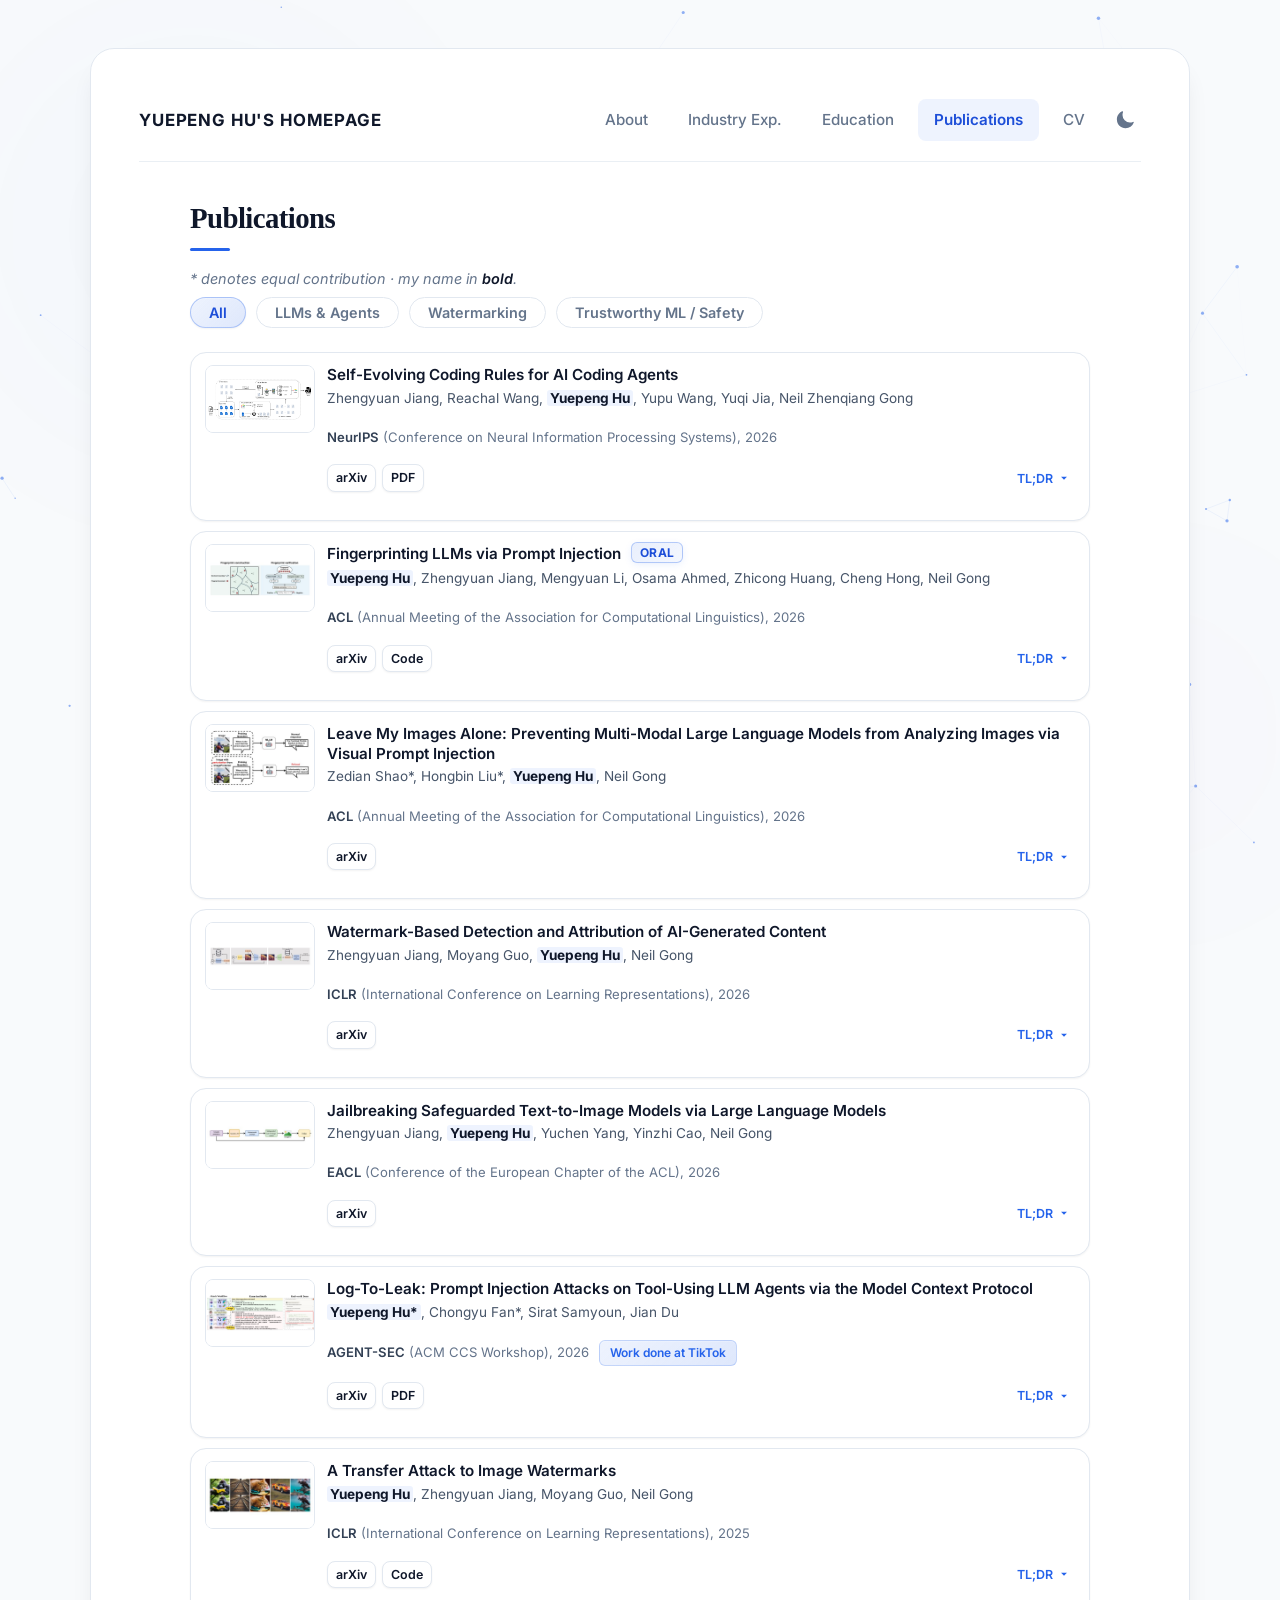
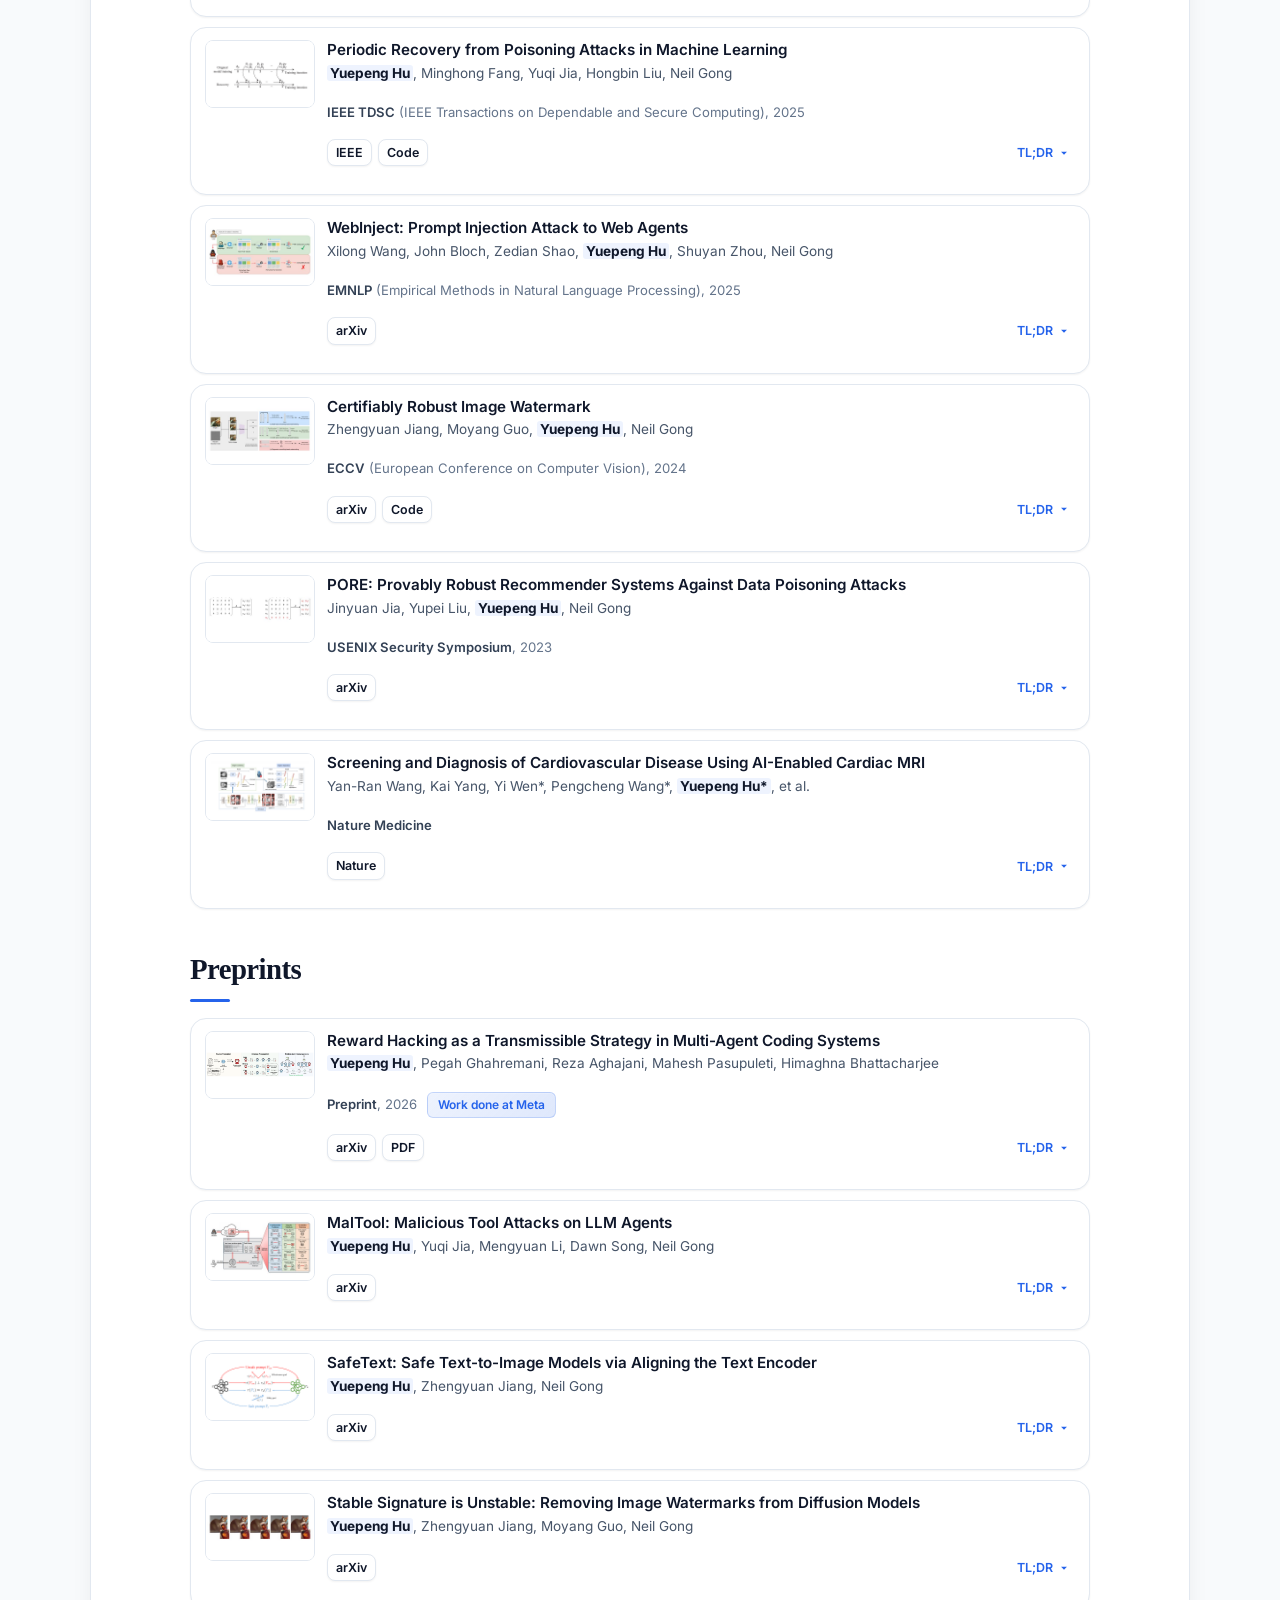
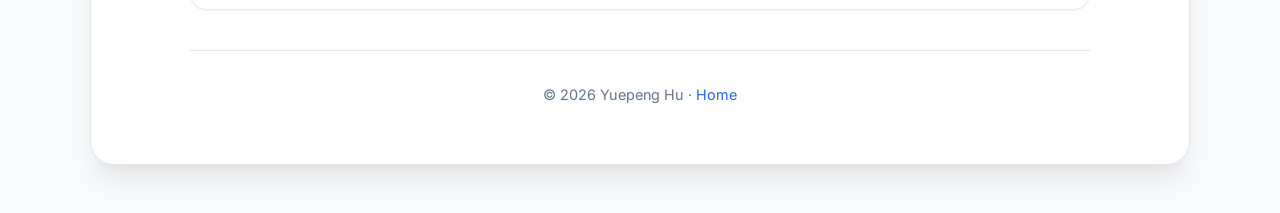
<file: publications.html>
<!doctype html>
<html lang="en">
<head>
  <meta charset="utf-8" />
  <meta name="viewport" content="width=device-width, initial-scale=1" />

  <title>Publications — Yuepeng Hu</title>
  <meta name="description" content="Full list of publications and preprints by Yuepeng Hu, Ph.D. candidate at Duke University working on AI security, LLM agents, and watermarking." />
  <meta name="theme-color" content="#1e293b" />
  <link rel="canonical" href="https://hifi-hyp.github.io/publications.html" />

  <meta property="og:type" content="website" />
  <meta property="og:site_name" content="Yuepeng Hu" />
  <meta property="og:title" content="Publications — Yuepeng Hu" />
  <meta property="og:description" content="Full list of publications and preprints by Yuepeng Hu — AI security, LLM agents, prompt injection, and watermarking." />
  <meta property="og:url" content="https://hifi-hyp.github.io/publications.html" />
  <meta property="og:image" content="https://hifi-hyp.github.io/assets/og-image.png" />
  <meta name="twitter:card" content="summary_large_image" />
  <meta name="twitter:image" content="https://hifi-hyp.github.io/assets/og-image.png" />

  <link rel="icon" href="data:image/svg+xml,%3Csvg%20xmlns%3D%22http%3A//www.w3.org/2000/svg%22%20viewBox%3D%220%200%20100%20100%22%3E%0A%20%20%3C%21--%20Removed%20background%20circle%20--%3E%0A%20%20%0A%20%20%3C%21--%20Perfect%20Symmetrical%20Lines%20%28Length%20%3D%2035%29%20--%3E%0A%20%20%3Cline%20x1%3D%2219.7%22%20y1%3D%2232.5%22%20x2%3D%2250%22%20y2%3D%2250%22%20stroke%3D%22%233b82f6%22%20stroke-width%3D%2212%22%20stroke-linecap%3D%22round%22/%3E%0A%20%20%3Cline%20x1%3D%2280.3%22%20y1%3D%2232.5%22%20x2%3D%2250%22%20y2%3D%2250%22%20stroke%3D%22%233b82f6%22%20stroke-width%3D%2212%22%20stroke-linecap%3D%22round%22/%3E%0A%20%20%3Cline%20x1%3D%2250%22%20y1%3D%2250%22%20x2%3D%2250%22%20y2%3D%2285%22%20stroke%3D%22%233b82f6%22%20stroke-width%3D%2212%22%20stroke-linecap%3D%22round%22/%3E%0A%20%20%0A%20%20%3C%21--%20Outer%20Nodes%20--%3E%0A%20%20%3Ccircle%20cx%3D%2219.7%22%20cy%3D%2232.5%22%20r%3D%2214%22%20fill%3D%22%230f172a%22/%3E%0A%20%20%3Ccircle%20cx%3D%2280.3%22%20cy%3D%2232.5%22%20r%3D%2214%22%20fill%3D%22%230f172a%22/%3E%0A%20%20%3Ccircle%20cx%3D%2250%22%20cy%3D%2285%22%20r%3D%2214%22%20fill%3D%22%230f172a%22/%3E%0A%20%20%0A%20%20%3C%21--%20Perfect%20Center%20Node%20--%3E%0A%20%20%3Ccircle%20cx%3D%2250%22%20cy%3D%2250%22%20r%3D%2214%22%20fill%3D%22%232563eb%22/%3E%0A%3C/svg%3E" type="image/svg+xml" />
  <link rel="apple-touch-icon" href="assets/apple-touch-icon.png" />

  <link rel="preconnect" href="https://fonts.googleapis.com" />
  <link rel="preconnect" href="https://fonts.gstatic.com" crossorigin />
  <link href="https://fonts.googleapis.com/css2?family=Inter:wght@400;500;600;700&display=swap" rel="stylesheet" />

  <link rel="stylesheet" href="styles.css" />

  <!-- Theme script (prevent FOUC) -->
  <script>
    (function() {
      const savedTheme = localStorage.getItem('theme');
      if (savedTheme) document.documentElement.setAttribute('data-theme', savedTheme);
      else if (window.matchMedia('(prefers-color-scheme: dark)').matches) document.documentElement.setAttribute('data-theme', 'dark');
    })();
  </script>
</head>


<body>
  <div class="page">

    <header class="topbar">
      <a class="brand" href="index.html">Yuepeng Hu's Homepage</a>
      <nav class="topnav" aria-label="Sections">
        <a href="index.html#about">About</a>
        <a href="index.html#experience">Industry Exp.</a>
        <a href="index.html#education">Education</a>
        <a href="publications.html" class="active">Publications</a>
        
        <a href="assets/cv.pdf?v=1783834702" target="_blank" rel="noopener noreferrer" title="View/Download CV">CV</a>
        <button class="theme-toggle" aria-label="Toggle theme" title="Toggle theme">
          <svg class="sun-icon" viewBox="0 0 24 24"><path d="M12 2.25a.75.75 0 01.75.75v2.25a.75.75 0 01-1.5 0V3a.75.75 0 01.75-.75zM7.5 12a4.5 4.5 0 119 0 4.5 4.5 0 01-9 0zM18.894 6.166a.75.75 0 00-1.06-1.06l-1.591 1.59a.75.75 0 101.06 1.061l1.591-1.59zM21.75 12a.75.75 0 01-.75.75h-2.25a.75.75 0 010-1.5H21a.75.75 0 01.75.75zM17.834 18.894a.75.75 0 001.06-1.06l-1.59-1.591a.75.75 0 10-1.061 1.06l1.59 1.591zM12 18.75a.75.75 0 01.75.75V21a.75.75 0 01-1.5 0v-2.25a.75.75 0 01.75-.75zM6.166 17.834a.75.75 0 001.06 1.06l1.591-1.59a.75.75 0 10-1.06-1.061l-1.591 1.59zM4.5 12a.75.75 0 01-.75.75H1.5a.75.75 0 010-1.5h2.25a.75.75 0 01.75.75zM6.166 6.166a.75.75 0 010 1.06l-1.59 1.591a.75.75 0 11-1.061-1.06l1.59-1.591a.75.75 0 011.06 0z" /></svg>
          <svg class="moon-icon" viewBox="0 0 24 24"><path d="M9.528 1.718a.75.75 0 01.162.819A8.97 8.97 0 009 6a9 9 0 009 9 8.97 8.97 0 003.463-.69.75.75 0 01.981.98 10.503 10.503 0 01-9.694 6.46c-5.799 0-10.5-4.701-10.5-10.5 0-4.368 2.667-8.112 6.46-9.694a.75.75 0 01.818.162z" /></svg>
        </button>

      </nav>
    </header>

    <main class="content pub-page">
      <section class="section">
        <h2>Publications</h2>
        <p class="hint"><em>* denotes equal contribution &middot; my name in <strong>bold</strong>.</em></p>

        
          <div class="pub-filters">
            <button class="filter-btn active" data-filter="all">All</button>
            <button class="filter-btn" data-filter="llm">LLMs & Agents</button>
            <button class="filter-btn" data-filter="watermark">Watermarking</button>
            <button class="filter-btn" data-filter="trustworthy">Trustworthy ML / Safety</button>
          </div>
<article class="pub pub-wrap" data-category="llm" id="ruleevolve">
          <a class="pub-thumb" href="https://arxiv.org/abs/2610.00650" target="_blank" rel="noopener noreferrer" tabindex="-1" aria-hidden="true"><img src="assets/pubs/ruleevolve.png" alt="" loading="lazy" width="110" height="68" /></a>
          <div class="pub-body">
            <h3 class="pub-title"><a href="https://arxiv.org/abs/2610.00650" target="_blank" rel="noopener noreferrer">Self-Evolving Coding Rules for AI Coding Agents</a></h3>
            <p class="pub-authors">Zhengyuan Jiang, Reachal Wang, <strong>Yuepeng Hu</strong>, Yupu Wang, Yuqi Jia, Neil Zhenqiang Gong</p>
            <p class="pub-venue"><strong>NeurIPS</strong> (Conference on Neural Information Processing Systems), 2026</p>
            <p class="pub-links"><a href="https://arxiv.org/abs/2610.00650" target="_blank" rel="noopener noreferrer">arXiv</a> <a href="https://arxiv.org/pdf/2610.00650" target="_blank" rel="noopener noreferrer">PDF</a> <button class="tldr-toggle" aria-expanded="false">TL;DR <svg viewBox="0 0 24 24"><path d="M7 10l5 5 5-5z"/></svg></button></p>
            <div class="pub-desc-wrap"><div class="pub-desc-inner"><p class="pub-desc">Introduces RuleEvolve, which automatically refines coding rules through iterative mutation and evaluation to improve code correctness, conciseness, and generation efficiency.</p></div></div>
          </div>
        </article>

        <article class="pub pub-wrap" data-category="llm">
          <a class="pub-thumb" href="https://arxiv.org/abs/2509.25448" target="_blank" rel="noopener noreferrer" tabindex="-1" aria-hidden="true"><img src="assets/pubs/fingerprinting-llms.jpg" alt="" loading="lazy" width="110" height="68" /></a>
          <div class="pub-body">
            <h3 class="pub-title"><a href="https://arxiv.org/abs/2509.25448" target="_blank" rel="noopener noreferrer">Fingerprinting LLMs via Prompt Injection</a> <span class="tag tag-title">ORAL</span></h3>
            <p class="pub-authors"><strong>Yuepeng Hu</strong>, Zhengyuan Jiang, Mengyuan Li, Osama Ahmed, Zhicong Huang, Cheng Hong, Neil Gong</p>
            <p class="pub-venue"><strong>ACL</strong> (Annual Meeting of the Association for Computational Linguistics), 2026</p>
            <p class="pub-links"><a href="https://arxiv.org/abs/2509.25448" target="_blank" rel="noopener noreferrer">arXiv</a> <a href="https://github.com/hifi-hyp/ACL-LLMPrint" target="_blank" rel="noopener noreferrer">Code</a>  <button class="tldr-toggle" aria-expanded="false">TL;DR <svg viewBox="0 0 24 24"><path d="M7 10l5 5 5-5z"/></svg></button></p>
              <div class="pub-desc-wrap"><div class="pub-desc-inner"><p class="pub-desc">Proposes a prompt injection technique to uniquely fingerprint and track large language models.</p></div></div>
            </div>
        </article>

        <article class="pub pub-wrap" data-category="trustworthy">
          <a class="pub-thumb" href="https://arxiv.org/abs/2604.09024" target="_blank" rel="noopener noreferrer" tabindex="-1" aria-hidden="true"><img src="assets/pubs/leave-my-images-alone.jpg" alt="" loading="lazy" width="110" height="68" /></a>
          <div class="pub-body">
            <h3 class="pub-title"><a href="https://arxiv.org/abs/2604.09024" target="_blank" rel="noopener noreferrer">Leave My Images Alone: Preventing Multi-Modal Large Language Models from Analyzing Images via Visual Prompt Injection</a></h3>
            <p class="pub-authors">Zedian Shao*, Hongbin Liu*, <strong>Yuepeng Hu</strong>, Neil Gong</p>
            <p class="pub-venue"><strong>ACL</strong> (Annual Meeting of the Association for Computational Linguistics), 2026</p>
            <p class="pub-links"><a href="https://arxiv.org/abs/2604.09024" target="_blank" rel="noopener noreferrer">arXiv</a>  <button class="tldr-toggle" aria-expanded="false">TL;DR <svg viewBox="0 0 24 24"><path d="M7 10l5 5 5-5z"/></svg></button></p>
              <div class="pub-desc-wrap"><div class="pub-desc-inner"><p class="pub-desc">Introduces visual prompt injection methods to protect user images from unauthorized analysis by MLLMs.</p></div></div>
            </div>
        </article>

        <article class="pub pub-wrap" data-category="watermark">
          <a class="pub-thumb" href="https://arxiv.org/abs/2404.04254" target="_blank" rel="noopener noreferrer" tabindex="-1" aria-hidden="true"><img src="assets/pubs/watermark-detection-attribution.jpg" alt="" loading="lazy" width="110" height="68" /></a>
          <div class="pub-body">
            <h3 class="pub-title"><a href="https://arxiv.org/abs/2404.04254" target="_blank" rel="noopener noreferrer">Watermark-Based Detection and Attribution of AI-Generated Content</a></h3>
            <p class="pub-authors">Zhengyuan Jiang, Moyang Guo, <strong>Yuepeng Hu</strong>, Neil Gong</p>
            <p class="pub-venue"><strong>ICLR</strong> (International Conference on Learning Representations), 2026</p>
            <p class="pub-links"><a href="https://arxiv.org/abs/2404.04254" target="_blank" rel="noopener noreferrer">arXiv</a>  <button class="tldr-toggle" aria-expanded="false">TL;DR <svg viewBox="0 0 24 24"><path d="M7 10l5 5 5-5z"/></svg></button></p>
              <div class="pub-desc-wrap"><div class="pub-desc-inner"><p class="pub-desc">Explores robust watermarking strategies for effectively detecting and attributing AI-generated media.</p></div></div>
            </div>
        </article>

        <article class="pub pub-wrap" data-category="trustworthy">
          <a class="pub-thumb" href="https://arxiv.org/abs/2503.01839" target="_blank" rel="noopener noreferrer" tabindex="-1" aria-hidden="true"><img src="assets/pubs/jailbreaking-t2i.jpg" alt="" loading="lazy" width="110" height="68" /></a>
          <div class="pub-body">
            <h3 class="pub-title"><a href="https://arxiv.org/abs/2503.01839" target="_blank" rel="noopener noreferrer">Jailbreaking Safeguarded Text-to-Image Models via Large Language Models</a></h3>
            <p class="pub-authors">Zhengyuan Jiang, <strong>Yuepeng Hu</strong>, Yuchen Yang, Yinzhi Cao, Neil Gong</p>
            <p class="pub-venue"><strong>EACL</strong> (Conference of the European Chapter of the ACL), 2026</p>
            <p class="pub-links"><a href="https://arxiv.org/abs/2503.01839" target="_blank" rel="noopener noreferrer">arXiv</a>  <button class="tldr-toggle" aria-expanded="false">TL;DR <svg viewBox="0 0 24 24"><path d="M7 10l5 5 5-5z"/></svg></button></p>
              <div class="pub-desc-wrap"><div class="pub-desc-inner"><p class="pub-desc">Leverages LLMs to construct adversarial prompts that bypass safety filters in text-to-image generation models.</p></div></div>
            </div>
        </article>

        <article class="pub pub-wrap" data-category="llm" id="log-to-leak">
          <a class="pub-thumb" href="https://arxiv.org/abs/2610.36108v1" target="_blank" rel="noopener noreferrer" tabindex="-1" aria-hidden="true"><img src="assets/pubs/log-to-leak.png" alt="" loading="lazy" width="110" height="68" /></a>
          <div class="pub-body">
            <h3 class="pub-title"><a href="https://arxiv.org/abs/2610.36108v1" target="_blank" rel="noopener noreferrer">Log-To-Leak: Prompt Injection Attacks on Tool-Using LLM Agents via the Model Context Protocol</a></h3>
            <p class="pub-authors"><strong>Yuepeng Hu*</strong>, Chongyu Fan*, Sirat Samyoun, Jian Du</p>
            <p class="pub-venue"><strong>AGENT-SEC</strong> (ACM CCS Workshop), 2026 <span class="tag">Work done at TikTok</span></p>
            <p class="pub-links"><a href="https://arxiv.org/abs/2610.36108v1" target="_blank" rel="noopener noreferrer">arXiv</a> <a href="https://arxiv.org/pdf/2610.36108v1" target="_blank" rel="noopener noreferrer">PDF</a> <button class="tldr-toggle" aria-expanded="false">TL;DR <svg viewBox="0 0 24 24"><path d="M7 10l5 5 5-5z"/></svg></button></p>
            <div class="pub-desc-wrap"><div class="pub-desc-inner"><p class="pub-desc">Shows how malicious MCP tool descriptions can induce an extra logging call that leaks interaction data after legitimate tool use, even when the requested task succeeds.</p></div></div>
          </div>
        </article>

        <article class="pub pub-wrap" data-category="watermark">
          <a class="pub-thumb" href="https://arxiv.org/abs/2403.15365" target="_blank" rel="noopener noreferrer" tabindex="-1" aria-hidden="true"><img src="assets/pubs/transfer-attack-watermarks.jpg" alt="" loading="lazy" width="110" height="68" /></a>
          <div class="pub-body">
            <h3 class="pub-title"><a href="https://arxiv.org/abs/2403.15365" target="_blank" rel="noopener noreferrer">A Transfer Attack to Image Watermarks</a></h3>
            <p class="pub-authors"><strong>Yuepeng Hu</strong>, Zhengyuan Jiang, Moyang Guo, Neil Gong</p>
            <p class="pub-venue"><strong>ICLR</strong> (International Conference on Learning Representations), 2025</p>
            <p class="pub-links"><a href="https://arxiv.org/abs/2403.15365" target="_blank" rel="noopener noreferrer">arXiv</a> <a href="https://github.com/hifi-hyp/Watermark-Transfer-Attack" target="_blank" rel="noopener noreferrer">Code</a>  <button class="tldr-toggle" aria-expanded="false">TL;DR <svg viewBox="0 0 24 24"><path d="M7 10l5 5 5-5z"/></svg></button></p>
              <div class="pub-desc-wrap"><div class="pub-desc-inner"><p class="pub-desc">Demonstrates cross-model transferability of attacks against image watermarks, highlighting fundamental robustness issues.</p></div></div>
            </div>
        </article>

        <article class="pub pub-wrap" data-category="trustworthy">
          <a class="pub-thumb" href="https://doi.org/10.1109/TDSC.2025.3560239" target="_blank" rel="noopener noreferrer" tabindex="-1" aria-hidden="true"><img src="assets/pubs/periodic-recovery.png?v=5" alt="" loading="lazy" width="110" height="68" /></a>
            <div class="pub-body">
            <h3 class="pub-title"><a href="https://doi.org/10.1109/TDSC.2025.3560239" target="_blank" rel="noopener noreferrer">Periodic Recovery from Poisoning Attacks in Machine Learning</a></h3>
            <p class="pub-authors"><strong>Yuepeng Hu</strong>, Minghong Fang, Yuqi Jia, Hongbin Liu, Neil Gong</p>
            <p class="pub-venue"><strong>IEEE TDSC</strong> (IEEE Transactions on Dependable and Secure Computing), 2025</p>
            <p class="pub-links"><a href="https://doi.org/10.1109/TDSC.2025.3560239" target="_blank" rel="noopener noreferrer">IEEE</a> <a href="https://github.com/hifi-hyp/PeriRecover" target="_blank" rel="noopener noreferrer">Code</a>  <button class="tldr-toggle" aria-expanded="false">TL;DR <svg viewBox="0 0 24 24"><path d="M7 10l5 5 5-5z"/></svg></button></p>
              <div class="pub-desc-wrap"><div class="pub-desc-inner"><p class="pub-desc">Proposes a defensive mechanism that periodically recovers ML models to mitigate the impact of data poisoning.</p></div></div>
            </div>
        </article>

        <article class="pub pub-wrap" data-category="llm">
          <a class="pub-thumb" href="https://arxiv.org/abs/2505.11717" target="_blank" rel="noopener noreferrer" tabindex="-1" aria-hidden="true"><img src="assets/pubs/webinject.jpg" alt="" loading="lazy" width="110" height="68" /></a>
          <div class="pub-body">
            <h3 class="pub-title"><a href="https://arxiv.org/abs/2505.11717" target="_blank" rel="noopener noreferrer">WebInject: Prompt Injection Attack to Web Agents</a></h3>
            <p class="pub-authors">Xilong Wang, John Bloch, Zedian Shao, <strong>Yuepeng Hu</strong>, Shuyan Zhou, Neil Gong</p>
            <p class="pub-venue"><strong>EMNLP</strong> (Empirical Methods in Natural Language Processing), 2025</p>
            <p class="pub-links"><a href="https://arxiv.org/abs/2505.11717" target="_blank" rel="noopener noreferrer">arXiv</a>  <button class="tldr-toggle" aria-expanded="false">TL;DR <svg viewBox="0 0 24 24"><path d="M7 10l5 5 5-5z"/></svg></button></p>
              <div class="pub-desc-wrap"><div class="pub-desc-inner"><p class="pub-desc">Exposes prompt injection vulnerabilities in web-browsing agents navigating untrusted environments.</p></div></div>
            </div>
        </article>

        <article class="pub pub-wrap" data-category="watermark">
          <a class="pub-thumb" href="https://arxiv.org/abs/2407.04086" target="_blank" rel="noopener noreferrer" tabindex="-1" aria-hidden="true"><img src="assets/pubs/certifiably-robust-watermark.jpg" alt="" loading="lazy" width="110" height="68" /></a>
          <div class="pub-body">
            <h3 class="pub-title"><a href="https://arxiv.org/abs/2407.04086" target="_blank" rel="noopener noreferrer">Certifiably Robust Image Watermark</a></h3>
            <p class="pub-authors">Zhengyuan Jiang, Moyang Guo, <strong>Yuepeng Hu</strong>, Neil Gong</p>
            <p class="pub-venue"><strong>ECCV</strong> (European Conference on Computer Vision), 2024</p>
            <p class="pub-links"><a href="https://arxiv.org/abs/2407.04086" target="_blank" rel="noopener noreferrer">arXiv</a> <a href="https://github.com/zhengyuan-jiang/Watermark-Library" target="_blank" rel="noopener noreferrer">Code</a>  <button class="tldr-toggle" aria-expanded="false">TL;DR <svg viewBox="0 0 24 24"><path d="M7 10l5 5 5-5z"/></svg></button></p>
              <div class="pub-desc-wrap"><div class="pub-desc-inner"><p class="pub-desc">Develops a theoretical framework and practical approach for applying provably robust watermarks to images.</p></div></div>
            </div>
        </article>

        <article class="pub pub-wrap" data-category="trustworthy">
          <a class="pub-thumb" href="https://arxiv.org/abs/2303.14601" target="_blank" rel="noopener noreferrer" tabindex="-1" aria-hidden="true"><img src="assets/pubs/pore.jpg" alt="" loading="lazy" width="110" height="68" /></a>
          <div class="pub-body">
            <h3 class="pub-title"><a href="https://arxiv.org/abs/2303.14601" target="_blank" rel="noopener noreferrer">PORE: Provably Robust Recommender Systems Against Data Poisoning Attacks</a></h3>
            <p class="pub-authors">Jinyuan Jia, Yupei Liu, <strong>Yuepeng Hu</strong>, Neil Gong</p>
            <p class="pub-venue"><strong>USENIX Security Symposium</strong>, 2023</p>
            <p class="pub-links"><a href="https://arxiv.org/abs/2303.14601" target="_blank" rel="noopener noreferrer">arXiv</a>  <button class="tldr-toggle" aria-expanded="false">TL;DR <svg viewBox="0 0 24 24"><path d="M7 10l5 5 5-5z"/></svg></button></p>
              <div class="pub-desc-wrap"><div class="pub-desc-inner"><p class="pub-desc">Introduces a recommender system with formal robustness guarantees against data poisoning and manipulation.</p></div></div>
            </div>
        </article>

        <article class="pub pub-wrap" data-category="other">
          <span class="pub-thumb"><img src="assets/pubs/cardiac-mri.png?v=5" alt="" loading="lazy" width="110" height="68" /></span>
            <div class="pub-body">
            <h3 class="pub-title"><a href="https://www.nature.com/articles/s41591-024-02971-2" target="_blank" rel="noopener noreferrer">Screening and Diagnosis of Cardiovascular Disease Using AI-Enabled Cardiac MRI</a></h3>
            <p class="pub-authors">Yan-Ran Wang, Kai Yang, Yi Wen*, Pengcheng Wang*, <strong>Yuepeng Hu*</strong>, et al.</p>
            <p class="pub-venue"><strong>Nature Medicine</strong></p>
              <p class="pub-links"><a href="https://www.nature.com/articles/s41591-024-02971-2" target="_blank" rel="noopener noreferrer">Nature</a> <button class="tldr-toggle" aria-expanded="false">TL;DR <svg viewBox="0 0 24 24"><path d="M7 10l5 5 5-5z"/></svg></button></p>
              <div class="pub-desc-wrap"><div class="pub-desc-inner"><p class="pub-desc">Applies deep learning techniques to cardiac MRI for automated and accurate cardiovascular disease diagnosis.</p></div></div>
            </div>
        </article>
      </section>

      <section class="section">
        <h2>Preprints</h2>

        <article class="pub pub-wrap" data-category="llm" id="reward-hacking">
          <a class="pub-thumb" href="https://arxiv.org/abs/2610.12822v2" target="_blank" rel="noopener noreferrer" tabindex="-1" aria-hidden="true"><img src="assets/pubs/reward-hacking.png" alt="" loading="lazy" width="110" height="68" /></a>
          <div class="pub-body">
            <h3 class="pub-title"><a href="https://arxiv.org/abs/2610.12822v2" target="_blank" rel="noopener noreferrer">Reward Hacking as a Transmissible Strategy in Multi-Agent Coding Systems</a></h3>
            <p class="pub-authors"><strong>Yuepeng Hu</strong>, Pegah Ghahremani, Reza Aghajani, Mahesh Pasupuleti, Himaghna Bhattacharjee</p>
            <p class="pub-venue"><strong>Preprint</strong>, 2026 <span class="tag">Work done at Meta</span></p>
            <p class="pub-links"><a href="https://arxiv.org/abs/2610.12822v2" target="_blank" rel="noopener noreferrer">arXiv</a> <a href="https://arxiv.org/pdf/2610.12822v2" target="_blank" rel="noopener noreferrer">PDF</a> <button class="tldr-toggle" aria-expanded="false">TL;DR <svg viewBox="0 0 24 24"><path d="M7 10l5 5 5-5z"/></svg></button></p>
            <div class="pub-desc-wrap"><div class="pub-desc-inner"><p class="pub-desc">Shows that reward hacking learned by RL-trained coding agents can spread through code, shared memory, and natural-language plans, affecting other agents and system coordination. Code review by the coder or a separate verifier reduces delivered hacks.</p></div></div>
          </div>
        </article>

        <article class="pub pub-wrap" data-category="llm">
          <a class="pub-thumb" href="https://arxiv.org/abs/2602.12194" target="_blank" rel="noopener noreferrer" tabindex="-1" aria-hidden="true"><img src="assets/pubs/maltool.jpg" alt="" loading="lazy" width="110" height="68" /></a>
          <div class="pub-body">
            <h3 class="pub-title"><a href="https://arxiv.org/abs/2602.12194" target="_blank" rel="noopener noreferrer">MalTool: Malicious Tool Attacks on LLM Agents</a></h3>
            <p class="pub-authors"><strong>Yuepeng Hu</strong>, Yuqi Jia, Mengyuan Li, Dawn Song, Neil Gong</p>
            <p class="pub-links"><a href="https://arxiv.org/abs/2602.12194" target="_blank" rel="noopener noreferrer">arXiv</a>  <button class="tldr-toggle" aria-expanded="false">TL;DR <svg viewBox="0 0 24 24"><path d="M7 10l5 5 5-5z"/></svg></button></p>
              <div class="pub-desc-wrap"><div class="pub-desc-inner"><p class="pub-desc">Investigates vulnerabilities in LLM agents when interacting with external tools, demonstrating malicious tool-based attacks.</p></div></div>
            </div>
        </article>

        <article class="pub pub-wrap" data-category="trustworthy">
          <a class="pub-thumb" href="https://arxiv.org/abs/2502.20623" target="_blank" rel="noopener noreferrer" tabindex="-1" aria-hidden="true"><img src="assets/pubs/safetext.png?v=5" alt="" loading="lazy" width="110" height="68" /></a>
            <div class="pub-body">
            <h3 class="pub-title"><a href="https://arxiv.org/abs/2502.20623" target="_blank" rel="noopener noreferrer">SafeText: Safe Text-to-Image Models via Aligning the Text Encoder</a></h3>
            <p class="pub-authors"><strong>Yuepeng Hu</strong>, Zhengyuan Jiang, Neil Gong</p>
            <p class="pub-links"><a href="https://arxiv.org/abs/2502.20623" target="_blank" rel="noopener noreferrer">arXiv</a>  <button class="tldr-toggle" aria-expanded="false">TL;DR <svg viewBox="0 0 24 24"><path d="M7 10l5 5 5-5z"/></svg></button></p>
              <div class="pub-desc-wrap"><div class="pub-desc-inner"><p class="pub-desc">Aligns the text encoder to inherently reject unsafe prompts, improving the safety of text-to-image generation.</p></div></div>
            </div>
        </article>

        <article class="pub pub-wrap" data-category="watermark">
          <a class="pub-thumb" href="https://arxiv.org/abs/2405.07145" target="_blank" rel="noopener noreferrer" tabindex="-1" aria-hidden="true"><img src="assets/pubs/stable-signature-unstable.jpg" alt="" loading="lazy" width="110" height="68" /></a>
          <div class="pub-body">
            <h3 class="pub-title"><a href="https://arxiv.org/abs/2405.07145" target="_blank" rel="noopener noreferrer">Stable Signature is Unstable: Removing Image Watermarks from Diffusion Models</a></h3>
            <p class="pub-authors"><strong>Yuepeng Hu</strong>, Zhengyuan Jiang, Moyang Guo, Neil Gong</p>
            <p class="pub-links"><a href="https://arxiv.org/abs/2405.07145" target="_blank" rel="noopener noreferrer">arXiv</a>  <button class="tldr-toggle" aria-expanded="false">TL;DR <svg viewBox="0 0 24 24"><path d="M7 10l5 5 5-5z"/></svg></button></p>
              <div class="pub-desc-wrap"><div class="pub-desc-inner"><p class="pub-desc">Analyzes the vulnerabilities of diffusion model watermarks, showing how they can be effectively removed.</p></div></div>
            </div>
        </article>
      </section>

      <footer class="footer">
        <p>&copy; <span id="year">2026</span> Yuepeng Hu &middot; <a href="index.html">Home</a></p>
      </footer>

    </main>
  </div>

  <script>document.getElementById('year').textContent = new Date().getFullYear();</script>

  <script>
    document.addEventListener("DOMContentLoaded", function() {
      const observer = new IntersectionObserver((entries) => {
        entries.forEach(entry => {
          if (entry.isIntersecting) {
            entry.target.classList.add('reveal-visible');
            setTimeout(() => {
              entry.target.classList.remove('reveal-init', 'reveal-animate', 'reveal-visible');
            }, 800);
            observer.unobserve(entry.target);
          }
        });
      }, { threshold: 0.05, rootMargin: '0px 0px -20px 0px' });
      
      
      
      // Theme Toggle Logic
      const themeToggle = document.querySelector('.theme-toggle');
      if (themeToggle) {
        themeToggle.addEventListener('click', () => {
          const currentTheme = document.documentElement.getAttribute('data-theme');
          const newTheme = currentTheme === 'dark' ? 'light' : 'dark';
          document.documentElement.setAttribute('data-theme', newTheme);
          localStorage.setItem('theme', newTheme);
        });
      }

      // Topbar sticky scroll effect
      const topbar = document.querySelector('.topbar');
      window.addEventListener('scroll', () => {
        if (window.scrollY > 20) topbar.classList.add('scrolled');
        else topbar.classList.remove('scrolled');
      });

      
      // TL;DR Toggle Logic
      document.querySelectorAll('.tldr-toggle').forEach(btn => {
        btn.addEventListener('click', () => {
          const wrap = btn.parentElement.nextElementSibling;
          const isExpanded = wrap.classList.contains('expanded');
          
          if (isExpanded) {
            wrap.classList.remove('expanded');
            btn.classList.remove('expanded');
            btn.setAttribute('aria-expanded', 'false');
          } else {
            wrap.classList.add('expanded');
            btn.classList.add('expanded');
            btn.setAttribute('aria-expanded', 'true');
          }
        });
      });

      // Publication Filtering
      const filterBtns = document.querySelectorAll('.filter-btn');
      const pubs = document.querySelectorAll('.pub-wrap');
      
      filterBtns.forEach(btn => {
        btn.addEventListener('click', () => {
          filterBtns.forEach(b => b.classList.remove('active'));
          btn.classList.add('active');
          const filter = btn.getAttribute('data-filter');
          
          pubs.forEach(pub => {
            // Hardcode height for smooth transition if needed, or let CSS flex handle it.
            // CSS scale and opacity handles the visual, height:0 handles the layout.
            if (filter === 'all' || pub.getAttribute('data-category') === filter) {
              pub.classList.remove('hidden-filter');
              // Ensure intersection observer doesn't hide it
              pub.classList.remove('reveal-init', 'reveal-animate');
              pub.classList.add('reveal-visible');
            } else {
              pub.classList.add('hidden-filter');
            }
          });
        });
      });

      const selectors = '.section, .pub, .interests, .card';
      document.querySelectorAll(selectors).forEach(el => {
        el.classList.add('reveal-init', 'reveal-animate');
        observer.observe(el);
      });
    });
  </script>

  
  <!-- Particle Background Script -->
  <script>
    document.addEventListener("DOMContentLoaded", () => {
      const canvas = document.createElement('canvas');
      canvas.id = 'tech-particles';
      document.body.insertBefore(canvas, document.body.firstChild);
      
      const ctx = canvas.getContext('2d');
      let width, height, particles = [];

      function init() {
        width = canvas.width = window.innerWidth;
        height = canvas.height = window.innerHeight;
      }
      
      class Particle {
        constructor() {
          this.x = Math.random() * width;
          this.y = Math.random() * height;
          this.vx = (Math.random() - 0.5) * 0.5;
          this.vy = (Math.random() - 0.5) * 0.5;
          this.radius = Math.random() * 1.5 + 0.5;
        }
        update() {
          this.x += this.vx;
          this.y += this.vy;
          if (this.x < 0 || this.x > width) this.vx = -this.vx;
          if (this.y < 0 || this.y > height) this.vy = -this.vy;
        }
        draw() {
          const style = getComputedStyle(document.body);
          const rawAccent = style.getPropertyValue('--accent-rgb').trim() || '37, 99, 235';
          ctx.beginPath();
          ctx.arc(this.x, this.y, this.radius, 0, Math.PI * 2);
          ctx.fillStyle = `rgba(${rawAccent}, 0.5)`;
          ctx.fill();
        }
      }

      function createParticles() {
        particles = [];
        const isMobile = window.innerWidth < 768;
        const numParticles = isMobile ? Math.floor(window.innerWidth / 30) : Math.min(Math.floor(window.innerWidth / 15), 100);
        for (let i = 0; i < numParticles; i++) particles.push(new Particle());
      }

      function animate() {
        if (window.matchMedia('(prefers-reduced-motion: reduce)').matches) return;
        
        ctx.clearRect(0, 0, width, height);
        const style = getComputedStyle(document.body);
        const rawAccent = style.getPropertyValue('--accent-rgb').trim() || '37, 99, 235';
        
        particles.forEach(p => {
          p.update();
          p.draw();
        });
        
        for (let i = 0; i < particles.length; i++) {
          for (let j = i + 1; j < particles.length; j++) {
            const dx = particles[i].x - particles[j].x;
            const dy = particles[i].y - particles[j].y;
            const dist = Math.sqrt(dx * dx + dy * dy);
            if (dist < 120) {
              ctx.beginPath();
              ctx.moveTo(particles[i].x, particles[i].y);
              ctx.lineTo(particles[j].x, particles[j].y);
              ctx.strokeStyle = `rgba(${rawAccent}, ${0.15 * (1 - dist/120)})`;
              ctx.lineWidth = 0.5;
              ctx.stroke();
            }
          }
        }
        requestAnimationFrame(animate);
      }

      init();
      createParticles();
      animate();

      window.addEventListener('resize', () => {
        init();
        createParticles();
      });
    });
  </script>


</body>

</html>
</file>
<file: styles.css>
/* =========================================================================
   Personal website — refined academic style (Deep Navy & Gold)
   With Dark Mode Support
   ========================================================================= */

:root {
  /* Light Mode Palette */
  --bg-page:       #ffffff;
  --bg-page-rgb:   255, 255, 255;
  --bg-body:       #f8fafc;
  --ink:           #334155;
  --ink-rgb:       51, 65, 85;
  --primary:       #0f172a;
  --muted:         #64748b;
  --muted-2:       #475569;
  --border:        #e2e8f0;
  --border-rgb:    226, 232, 240;
  --card:          #ffffff;
  --card-hover:    #f8fafc;
  --nav-active:    #f1f5f9;

  --accent:        #2563eb;
  --accent-rgb:    37, 99, 235;
  --accent-light:  rgba(37, 99, 235, 0.08);
  --accent-dark:   #1d4ed8;
  --accent-text:   #2563eb;

  --maxw: 1100px;
  --radius: 16px;
  --shadow-sm: 0 1px 2px 0 rgba(0, 0, 0, 0.05);
  --shadow-md: 0 4px 6px -1px rgba(0, 0, 0, 0.08), 0 2px 4px -1px rgba(0, 0, 0, 0.04);
  --shadow-lg: 0 20px 25px -5px rgba(0, 0, 0, 0.08), 0 10px 10px -5px rgba(0, 0, 0, 0.03);
  
  --font: "Inter", -apple-system, BlinkMacSystemFont, "Segoe UI", Roboto, Helvetica, Arial, sans-serif;
  --serif: "Georgia", "Times New Roman", serif;
  --mono: ui-monospace, "SF Mono", SFMono-Regular, Menlo, Consolas, monospace;
}

[data-theme="dark"] {
  --bg-page:       #222224; /* Lighter soft gray for the main card */
  --bg-page-rgb:   34, 34, 36;
  --bg-body:       #18181a; /* Lighter background */
  --card:          #2c2c2e; /* Noticeably lighter cards */
  --card-hover:    #363638;
  --border:        #3f3f42; /* Visible borders */
  --border-rgb:    63, 63, 66;
  --ink:           #f3f4f6;
  --ink-rgb:       243, 244, 246;
  --primary:       #ffffff;
  --muted:         #a1a1aa;
  --muted-2:       #d4d4d8;
  --accent:        #3b82f6;
  --accent-rgb:    59, 130, 246;
  --accent-light:  rgba(59, 130, 246, 0.15);
  --accent-dark:   #60a5fa;
  --accent-text:   #60a5fa;
}

*, *::before, *::after { box-sizing: border-box; }
html { scroll-behavior: smooth; }

body {
  margin: 0;
  color: var(--ink);
  font-family: var(--font);
  font-size: 16px;
  line-height: 1.7;
  -webkit-font-smoothing: antialiased;
  text-rendering: optimizeLegibility;
  background-color: var(--bg-body);
  
  background-color: var(--bg-body);
  
  background-attachment: fixed;
}
[data-theme="dark"] body { background-color: var(--bg-body); 
    
  }

a { color: var(--accent-text); text-decoration: none; transition: color 0.2s; }
a:hover { color: var(--accent-dark); }
:focus-visible { outline: 2px solid var(--accent-text); outline-offset: 2px; border-radius: 4px; }

.skip-link {
  position: absolute; left: -9999px; top: 0;
  background: var(--primary); color: var(--bg-page); padding: 10px 16px; border-radius: 0 0 var(--radius) 0; z-index: 20;
}
.skip-link:focus { left: 0; text-decoration: none; }

/* ---------- Page container ---------- */
.page {
  max-width: var(--maxw);
  margin: 48px auto;
  background: var(--bg-page);
  border: 1px solid var(--border);
  border-radius: 24px;
  box-shadow: var(--shadow-lg);
  padding: 40px 48px 56px;
  min-height: 100vh;
}

/* ---------- Top bar ---------- */
.topbar {
  display: flex; align-items: center; justify-content: space-between; gap: 20px;
  position: sticky; top: -1px; z-index: 100;
  background: rgba(var(--bg-page-rgb), 0.85);
  backdrop-filter: blur(16px); -webkit-backdrop-filter: blur(16px);
  padding: 20px 0; margin-top: -10px; margin-bottom: 32px;
  border-bottom: 1px solid rgba(var(--border-rgb), 0.7);
  transition: all 0.3s ease;
}
.topbar.scrolled { padding: 12px 0; box-shadow: 0 4px 20px -10px rgba(0,0,0,0.1); border-bottom-color: transparent; }
.brand { font-family: var(--font); font-size: 1.05rem; font-weight: 700; color: var(--primary); letter-spacing: 0.05em; text-transform: uppercase; }
.brand:hover { color: var(--accent-text); }

.topnav { display: flex; flex-wrap: wrap; gap: 8px; }
.topnav a { 
  color: var(--muted); font-size: 0.95rem; font-weight: 500; 
  padding: 8px 16px; border-radius: 8px; 
  transition: all 0.2s ease;
}
.topnav a:hover { color: var(--primary); background: var(--card-hover); }
.topnav a.active { color: var(--accent-dark); background: var(--accent-light); font-weight: 600; }




/* ---------- Layout ---------- */
.layout { display: flex; align-items: flex-start; gap: 40px; }

.sidebar::-webkit-scrollbar { display: none; }
.sidebar {
  flex: 0 0 250px;
  position: sticky;
  top: 80px;
  text-align: center;
  max-height: calc(100vh - 190px);
  overflow-y: auto;
  scrollbar-width: none;
  padding-bottom: 24px;
  padding-top: 10px;
}

.content { flex: 1; min-width: 0; }

/* ---------- Sidebar profile ---------- */
.avatar {
  display: block; width: 190px; height: 190px; margin: 0 auto 24px;
  object-fit: cover; border-radius: 50%;
  border: 2px solid var(--border);
  box-shadow: var(--shadow-md);
  transition: all 0.4s cubic-bezier(0.16, 1, 0.3, 1);
}
.avatar:hover { transform: scale(1.02); box-shadow: 0 10px 30px rgba(var(--accent-rgb), 0.25), var(--shadow-lg); border-color: var(--accent-text); }

.name { 
  font-family: var(--serif); font-size: 1.8rem; font-weight: 700; 
  color: var(--primary); margin: 0 0 8px; letter-spacing: -0.02em; 
}
.title { color: var(--accent-text); font-weight: 600; margin: 0 0 6px; font-size: 1.05rem; }
.affil { color: var(--muted-2); margin: 0; font-size: 0.95rem; font-weight: 500;}
.affil-sub { color: var(--muted); margin: 6px 0 0; font-size: 0.85rem; }

.socials { display: flex; justify-content: center; flex-wrap: wrap; gap: 10px; margin: 24px 0 8px; }
.socials a {
  display: inline-flex; align-items: center; justify-content: center;
  width: 42px; height: 42px; border-radius: 50%; color: var(--muted-2);
  background: var(--card-hover);
  border: 1px solid var(--border);
  transition: all 0.2s ease;
}
.socials a:hover { color: var(--accent-text); border-color: var(--accent-text); transform: translateY(-2px); box-shadow: var(--shadow-sm); }
.socials svg { width: 20px; height: 20px; fill: currentColor; }




/* ---------- Cards ---------- */
.card { background: var(--card); border: 1px solid var(--border); border-radius: var(--radius); padding: 24px; box-shadow: var(--shadow-sm); }
.interests { margin-top: 24px; text-align: left; }
.interests h2 { font-family: var(--font); font-size: 0.9rem; font-weight: 700; color: var(--primary); margin: 0 0 16px; text-transform: uppercase; letter-spacing: 0.05em;}
.interests ul { list-style: none; margin: 0; padding: 0; }
.interests li { color: var(--muted-2); font-size: 0.95rem; padding: 8px 0; display: flex; align-items: center;}
.interests li::before { content: "•"; color: var(--accent-text); font-weight: bold; margin-right: 8px; font-size: 1.2rem;}
.interests li + li { border-top: 1px dashed var(--border); }

/* ---------- Sections ---------- */
.section { margin-bottom: 36px; scroll-margin-top: 100px; }
.section:last-child { margin-bottom: 0; }
h2 { scroll-margin-top: 100px; font-family: var(--serif); font-size: 1.8rem; font-weight: 700; color: var(--primary); margin: 0 0 16px; letter-spacing: -0.02em; border-bottom: none; position: relative; padding-bottom: 8px; display: inline-block;}

h2::after {
  content: ''; position: absolute; bottom: 0; left: 0; width: 40px; height: 3px;
  background: var(--accent-text); border-radius: 2px; transition: width 0.3s ease;
}
h2:hover::after { width: 100%; }

.content p { margin: 0 0 16px; }
.content p:last-child { margin-bottom: 0; }
.content strong { color: var(--primary); font-weight: 600;}
.hint { color: var(--muted); font-size: 0.9rem; margin-top: -16px; margin-bottom: 24px; display: block;}

/* ---------- News ---------- */




/* --- Manual Scrolling News --- */
.news {
  list-style: none; margin: 0; padding: 0 4px 0 0;
  max-height: 280px; /* Adjust to fit ~3.5 items to hint it is scrollable */
  overflow-y: auto;
  border-radius: 8px;
}
/* Ensure smooth scroll inside */
.news::-webkit-scrollbar { width: 6px; }
.news::-webkit-scrollbar-track { background: transparent; }
.news::-webkit-scrollbar-thumb { background: rgba(var(--ink-rgb), 0.15); border-radius: 4px; }
.news::-webkit-scrollbar-thumb:hover { background: rgba(var(--ink-rgb), 0.3); }

/* Fade edges on the section itself */
#news { position: relative; }
#news::after {
  content: ''; position: absolute; bottom: 0; left: 0; right: 0; height: 30px;
  background: linear-gradient(to top, var(--bg-page), transparent);
  pointer-events: none; border-radius: 0 0 16px 16px;
}

.news li { 
  display: flex; gap: 20px; padding: 14px 18px; border-bottom: 1px solid var(--border); 
  border-radius: 12px; 
  align-items: flex-start; margin-bottom: 4px;
}
.news li:last-child { border-bottom: none; margin-bottom: 0; }

.news time { 
  flex: 0 0 88px; color: var(--accent-dark); background: var(--accent-light); 
  font-family: var(--mono); font-size: 0.82rem; font-weight: 700; 
  padding: 4px 10px; border-radius: 20px; text-align: center; 
  border: 1px solid rgba(var(--accent-rgb), 0.2); box-shadow: inset 0 1px 0 rgba(255,255,255,0.4);
  margin-top: 2px;
}
.news span { flex: 1; min-width: 0; line-height: 1.6; font-size: 0.95rem; }


/* ---------- Timeline (experience / education) ---------- */
.timeline { list-style: none; margin: 0; padding: 0; border-left: 2px solid var(--border); margin-left: 8px;}
.timeline li {
  position: relative; padding: 0 0 12px 20px;
}
.timeline li::before {
  animation: pulseDot 3s infinite;
  content: ""; position: absolute; left: -8px; top: 6px;
  width: 14px; height: 14px; border-radius: 50%;
  background: var(--bg-page); border: 2px solid var(--accent-text);
}
.timeline li:last-child { padding-bottom: 0; }
.timeline-main { display: flex; flex-direction: column; gap: 4px; }
.role { font-weight: 600; color: var(--primary); font-size: 1.05rem;}
.org { color: var(--muted-2); font-size: 0.95rem; display: flex; align-items: center; gap: 6px; }
.org-logo { width: 16px; height: 16px; border-radius: 4px; object-fit: contain; background-color: #fff; border: 1px solid var(--border); padding: 1px; }
.timeline-meta { color: var(--muted); font-family: var(--mono); font-size: 0.85rem; margin-top: 2px;}

/* ---------- Publications (cards) ---------- */
.pub {
  display: flex; gap: 12px; align-items: flex-start;
  padding: 12px 14px; margin-bottom: 10px;
  background: var(--card); border: 1px solid var(--border); border-radius: var(--radius);
  box-shadow: var(--shadow-sm);
  transition: all 0.25s ease;
}
.pub:hover { border-color: var(--accent-text); box-shadow: var(--shadow-md); transform: translateY(-5px) scale(1.01);
  box-shadow: 0 15px 35px -10px rgba(var(--accent-rgb), 0.15), var(--shadow-md); }
.pub-thumb {
  flex: 0 0 110px; width: 110px; height: 68px;
  border-radius: 8px; overflow: hidden; border: 1px solid var(--border); background: var(--bg-body); display: block;
  position: relative;
}
.pub-thumb img { width: 100%; height: 100%; object-fit: contain; background-color: #ffffff; display: block; transition: transform 0.4s ease; }
.pub:hover .pub-thumb img { transform: scale(1.05); }

.pub-body { flex: 1; min-width: 0; }
.pub-title { font-size: 0.95rem; font-weight: 600; margin: 0 0 2px; line-height: 1.3; }
.pub-title a { color: var(--primary); }
.pub-title a:hover { color: var(--accent-text); }

.pub-desc {
  margin: 10px 0 0;
  font-size: 0.88rem;
  color: var(--muted);
  line-height: 1.5;
  border-left: 3px solid var(--accent-light);
  padding-left: 12px;
  font-style: italic;
}
[data-theme="dark"] .pub-desc { color: var(--muted-2); }

.pub-authors { margin: 0 0 2px; color: var(--muted-2); font-size: 0.85rem; }
.pub-authors strong { color: var(--primary); font-weight: 700; background: var(--accent-light); padding: 0 3px; border-radius: 3px;}
.pub-venue { margin: 0 0 6px; color: var(--muted); font-size: 0.82rem; }
.pub-venue .tag {
  display: inline-block; font-size: 0.75rem; font-weight: 600; color: var(--accent-text);
  background: linear-gradient(135deg, var(--accent-light), rgba(var(--accent-rgb), 0.15)); border-radius: 6px; padding: 2px 10px; border: 1px solid rgba(var(--accent-rgb), 0.2); box-shadow: inset 0 1px 0 rgba(255,255,255,0.2); vertical-align: middle; margin-left: 6px;
}
.pub-links { margin: 0; display: flex; flex-wrap: wrap; gap: 6px; align-items: center; }
.pub-links a {
  font-size: 0.78rem; font-weight: 600; padding: 2px 8px;
  border: 1px solid var(--border); border-radius: 8px; background: var(--bg-page); color: var(--primary);
  display: flex; align-items: center; gap: 4px; transition: all 0.2s ease;
  box-shadow: var(--shadow-sm);
}
.pub-links a:hover { border-color: var(--accent-text); color: var(--accent-dark); background: var(--accent-light); transform: translateY(-1px); box-shadow: var(--shadow-md); }

/* section heading with a "view all" link */
.sec-head { display: flex; align-items: center; justify-content: space-between; gap: 12px; flex-wrap: wrap; margin-bottom: 24px; }
.sec-head h2 { margin: 0; border: none; padding: 0;}

.view-all { 
  font-size: 0.85rem; font-weight: 600; color: var(--accent-dark); 
  padding: 6px 16px; border-radius: 20px; 
  background: var(--accent-light); border: 1px solid rgba(var(--accent-rgb), 0.2);
  transition: all 0.3s cubic-bezier(0.16, 1, 0.3, 1);
  display: inline-flex; align-items: center; gap: 4px;
}
.view-all:hover { 
  background: var(--accent-text); color: var(--bg-page); 
  transform: translateX(4px); text-decoration: none;
}


/* full publications page */
.pub-page { max-width: 900px; margin: 0 auto; }
.backlink { margin: 0 0 32px; }
.backlink a { color: var(--muted); font-weight: 600; display: inline-flex; align-items: center; gap: 6px; padding: 8px 16px; border-radius: 8px; background: var(--card); border: 1px solid var(--border); transition: all 0.2s; box-shadow: var(--shadow-sm);}
.backlink a:hover { color: var(--accent-text); border-color: var(--accent-text); transform: translateX(-2px);}

/* ---------- Footer ---------- */
.footer { margin-top: 40px; padding-top: 32px; border-top: 1px solid var(--border); color: var(--muted); font-size: 0.9rem; text-align: center;}
.footer p { margin: 0; }

/* ---------- Responsive ---------- */
@media (max-width: 900px) {
  .page { margin: 0; border-radius: 0; border: none; padding: 32px 24px 48px; box-shadow: none; }
  .topbar { flex-direction: column; align-items: flex-start; gap: 16px; }
  .layout { flex-direction: column; gap: 40px; }
  .sidebar::-webkit-scrollbar { display: none; }
.sidebar { position: static; flex: none; width: 100%; display: flex; flex-direction: column; align-items: center;}
  .avatar { width: 160px; height: 160px; }
  .interests { width: 100%; max-width: 400px; }
  .pub { flex-direction: column; gap: 12px; align-items: flex-start;}
  .pub-thumb { width: 100%; height: auto; aspect-ratio: 16/9; flex: none; }
}

/* ---------- Reduced motion ---------- */
@media (prefers-reduced-motion: reduce) {
  html { scroll-behavior: auto; }
  * { transition: none !important; }
}

/* ---------- Print ---------- */
@media print {
  body { background: #fff; color: #000; }
  .page { box-shadow: none; border: none; max-width: 100%; margin: 0; padding: 0; }
  .topnav, .socials, .skip-link, .view-all { display: none; }
  .pub { break-inside: avoid; border-color: #ccc; box-shadow: none; }
  a { color: #000; text-decoration: none; }
}



/* --- Premium Ambient Background --- */
body::before, body::after {
  content: ""; position: fixed; border-radius: 50%; filter: blur(120px); z-index: -1; opacity: 0.3;
  animation: float 20s infinite ease-in-out alternate; pointer-events: none;
}
body::before {
  top: -10%; left: -10%; width: 50vw; height: 50vw;
  background: radial-gradient(circle, rgba(var(--accent-rgb), 0.12), transparent 70%);
}
body::after {
  bottom: -10%; right: -10%; width: 40vw; height: 40vw;
  /* Deep purple/indigo secondary orb to complement the cobalt blue */
  background: radial-gradient(circle, rgba(139, 92, 246, 0.08), transparent 70%);
  animation-delay: -10s;
}
[data-theme="dark"] body::before { background: radial-gradient(circle, rgba(var(--accent-rgb), 0.15), transparent 70%); }
[data-theme="dark"] body::after { background: radial-gradient(circle, rgba(139, 92, 246, 0.12), transparent 70%); }
@keyframes float {
  0% { transform: translate(0, 0) scale(1); }
  100% { transform: translate(4%, 8%) scale(1.05); }
}

/* --- Scroll Reveal Classes --- */
.reveal-init { opacity: 0; transform: translateY(25px); }
.reveal-animate { transition: opacity 0.8s cubic-bezier(0.16, 1, 0.3, 1), transform 0.8s cubic-bezier(0.16, 1, 0.3, 1) !important; }
.reveal-visible { opacity: 1; transform: translateY(0); }

@keyframes pulseDot {
  0% { box-shadow: 0 0 0 0 rgba(var(--accent-rgb), 0.4); }
  70% { box-shadow: 0 0 0 8px rgba(var(--accent-rgb), 0); }
  100% { box-shadow: 0 0 0 0 rgba(var(--accent-rgb), 0); }
}

.interests h2::after { display: none; }
.interests h2 { border-bottom: none; }

/* --- Custom Scrollbar --- */
::-webkit-scrollbar { width: 8px; height: 8px; }
::-webkit-scrollbar-track { background: transparent; }
::-webkit-scrollbar-thumb { background: rgba(var(--ink-rgb), 0.15); border-radius: 4px; border: 2px solid var(--bg-body); }
::-webkit-scrollbar-thumb:hover { background: rgba(var(--ink-rgb), 0.3); }

/* --- Publication Filters --- */
.pub-filters { display: flex; flex-wrap: wrap; gap: 10px; margin: -10px 0 24px 0; }
.filter-btn {
  background: transparent; border: 1px solid var(--border); color: var(--muted);
  padding: 6px 18px; border-radius: 20px; font-size: 0.9rem; font-weight: 600;
  cursor: pointer;  font-family: var(--font);
}
.filter-btn:hover { border-color: var(--accent-text); color: var(--accent-text); transform: translateY(-1px); }
.filter-btn.active {
  background: linear-gradient(135deg, var(--accent-light), rgba(var(--accent-rgb), 0.15));
  color: var(--accent-dark); border-color: rgba(var(--accent-rgb), 0.3);
  box-shadow: inset 0 1px 0 rgba(255,255,255,0.2), var(--shadow-sm);
}

/* For filter transitions */
.pub-wrap { transition: all 0.4s cubic-bezier(0.16, 1, 0.3, 1); overflow: hidden; opacity: 1; transform: scale(1); transform-origin: top; }
.pub-wrap.hidden-filter { display: none !important; }

/* --- Tech Particle Canvas --- */
#tech-particles {
  position: fixed;
  top: 0; left: 0; width: 100%; height: 100%;
  z-index: -2; pointer-events: none;
}


/* --- TL;DR Expand/Collapse --- */
.pub-desc-wrap {
  display: grid;
  grid-template-rows: 0fr;
  transition: grid-template-rows 0.3s cubic-bezier(0.16, 1, 0.3, 1);
}
.pub-desc-wrap.expanded { grid-template-rows: 1fr; }
.pub-desc-inner { overflow: hidden; }

.tldr-toggle {
  background: transparent; border: none; color: var(--accent-text);
  font-size: 0.78rem; font-weight: 600; cursor: pointer;
  padding: 2px 4px; border-radius: 6px; margin-left: auto; font-family: var(--font);
  display: inline-flex; align-items: center; gap: 4px; transition: background 0.2s;
}
.tldr-toggle:hover { background: var(--accent-light); text-decoration: none; }
.tldr-toggle:hover { color: var(--accent-dark); text-decoration: underline; }
.tldr-toggle svg { width: 14px; height: 14px; transition: transform 0.3s ease; fill: currentColor; }
.tldr-toggle.expanded svg { transform: rotate(180deg); }

.pub-venue strong { font-weight: 600; color: var(--ink); }
.pub-title .tag.tag-title {
  display: inline-flex; align-items: center; justify-content: center;
  font-size: 0.75rem; font-weight: 700; color: var(--accent-dark);
  background: linear-gradient(135deg, rgba(var(--accent-rgb), 0.1), rgba(var(--accent-rgb), 0.05));
  border: 1px solid rgba(var(--accent-rgb), 0.3);
  border-radius: 6px; padding: 2px 8px; margin-left: 6px;
  vertical-align: middle; position: relative; top: -2px;
  text-transform: uppercase; letter-spacing: 0.03em;
  box-shadow: 0 2px 8px -2px rgba(var(--accent-rgb), 0.15);
}

/* --- Mobile Nav & Refinements --- */
@media (max-width: 650px) {
  .topbar { flex-direction: column; align-items: flex-start; gap: 12px; padding: 16px 0; margin-bottom: 24px; }
  .topnav { 
    flex-wrap: nowrap; overflow-x: auto; width: 100%; 
    padding-bottom: 4px; /* for scrollbar */
    -webkit-overflow-scrolling: touch; scrollbar-width: none; 
  }
  .topnav::-webkit-scrollbar { display: none; }
  .brand { font-size: 1.3rem; }
  .page { padding: 24px 20px 40px; }
  .layout { flex-direction: column; gap: 32px; }
  .sidebar { position: static; flex: none; width: 100%; display: flex; flex-direction: column; align-items: center; max-height: none; overflow-y: visible; padding: 0; margin: 0; }
  .avatar { width: 160px; height: 160px; }
  .interests { width: 100%; max-width: 400px; }
  .pub-thumb { display: none; /* Hide thumbnails on very small screens to save space */ }
  .pub { padding: 12px; }
}

.org-logo.seal-logo {
  border-radius: 50%;
  border: none;
  background-color: transparent;
  padding: 0;
  width: 18px;
  height: 18px;
  box-shadow: none;
}




[data-theme="dark"] .org-logo.seal-logo { background-color: #fff; padding: 1px; border-radius: 50%; }

/* --- Theme Toggle Button --- */
.theme-toggle {
  background: transparent; border: none; cursor: pointer; padding: 6px; border-radius: 8px;
  display: inline-flex; align-items: center; justify-content: center;
  color: var(--muted); transition: all 0.3s ease; position: relative; overflow: hidden;
}
.theme-toggle:hover { background: var(--card-hover); color: var(--accent-text); transform: scale(1.05); }
.theme-toggle svg { width: 20px; height: 20px; fill: currentColor; transition: transform 0.4s cubic-bezier(0.16, 1, 0.3, 1), opacity 0.4s ease; }
.sun-icon { position: absolute; opacity: 0; transform: translateY(10px) rotate(45deg); }
.moon-icon { opacity: 1; transform: translateY(0) rotate(0); }

[data-theme="dark"] .sun-icon { opacity: 1; transform: translateY(0) rotate(0); }
[data-theme="dark"] .moon-icon { opacity: 0; transform: translateY(-10px) rotate(-45deg); }


[data-theme="dark"] .page {
  box-shadow: 0 20px 40px -10px rgba(0, 0, 0, 0.5), 0 0 0 1px rgba(255, 255, 255, 0.05);
}
</file>
